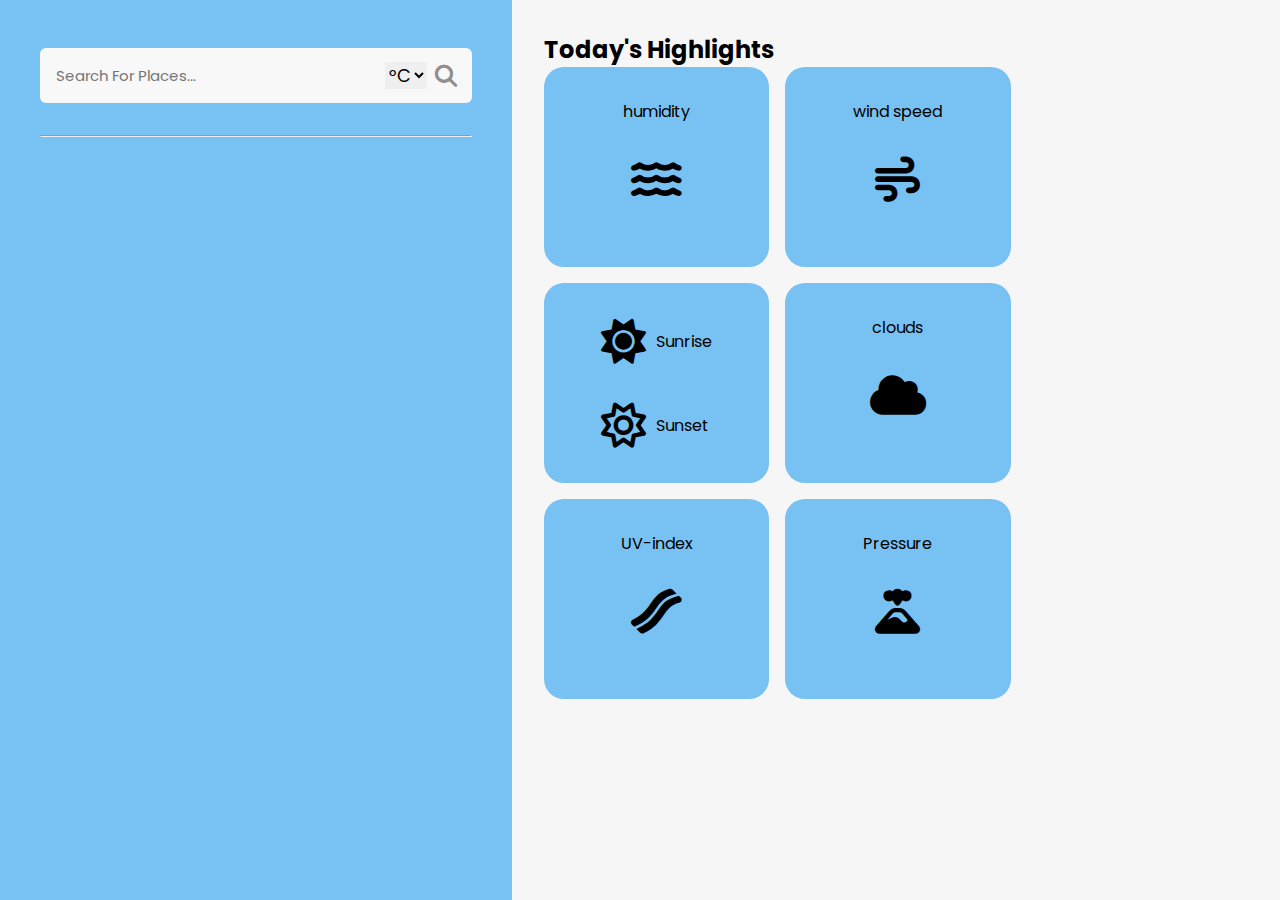
<file: weather.html>
<!DOCTYPE html>
<html lang="en">
<head>
  <meta charset="UTF-8" />
  <meta name="viewport" content="width=device-width, initial-scale=1.0" />
  <title>Weather App By SharathchandarK</title>

  <link rel="stylesheet" href="weather.css" />
  <link 
    rel="stylesheet" 
    href="https://cdnjs.cloudflare.com/ajax/libs/font-awesome/6.5.1/css/all.min.css"
  />
  <script src="weather.js" defer></script>
</head>
<body>
  <div class="container">
    <div class="weather_input">
      <div class="input_group">
        <i class="fa fa-search"></i>
        <input 
          type="text" 
          id="userlocation"
          placeholder="Search for places..."
        />
        <select class="converter" id="converter">
          <option>°C</option>
          <option>°F</option>
        </select>
        <i class="fa fa-search" onclick="finduserlocation()"></i>
      </div>
      <div class="weathericon"></div>
      <h2 class="temperature"></h2>
      <div class="feelslike"></div>
      <div class="description"></div>
      <hr/>
      
    </div>
    <div class="weather-output">
        <h2 class="heading"> Today's Highlights</h2>
         <div class="Highlights">

            <div class="humidity">
                humidity
                <i class="fa-solid fa-water"></i>
                <h1 id="Hvalue"></h1>
            </div>


            <div class="wind-speed">
                wind speed
                <i class="fa-solid fa-wind"></i>
                <h1 id="Wvalue"></h1>
            </div>

            <div class="sun">
               <span>
                <i class="fa-solid fa-sun"></i>
                <p><span id="SRValue"></span>Sunrise</p>
               </span>

                <span>
                <i class="fa-regular fa-sun"></i>
                <p><span id="SSValue"></span>Sunset</p>
               </span>
            </div>

            <div class="clouds">
                clouds
                <i class="fa-solid fa-cloud"></i>
                <h1 id="Cvalue"></h1>
            </div>

            <div class="uv-index">
                UV-index
                <i class="fa-solid fa-bacon"></i>
                <h1 id="UVvalue"></h1>
            </div>

            <div class="pressure">
                Pressure
               <i class="fa-solid fa-volcano"></i>
               
                <h1 id="Pvalue"></h1>
            </div>

         </div>
         <br/> 
        
        <div class="forecast"></div>
        <h2 id="city"></h2>
        <div class="forecast"></div>

    </div>
  </div>
</body>
</html>
</file>
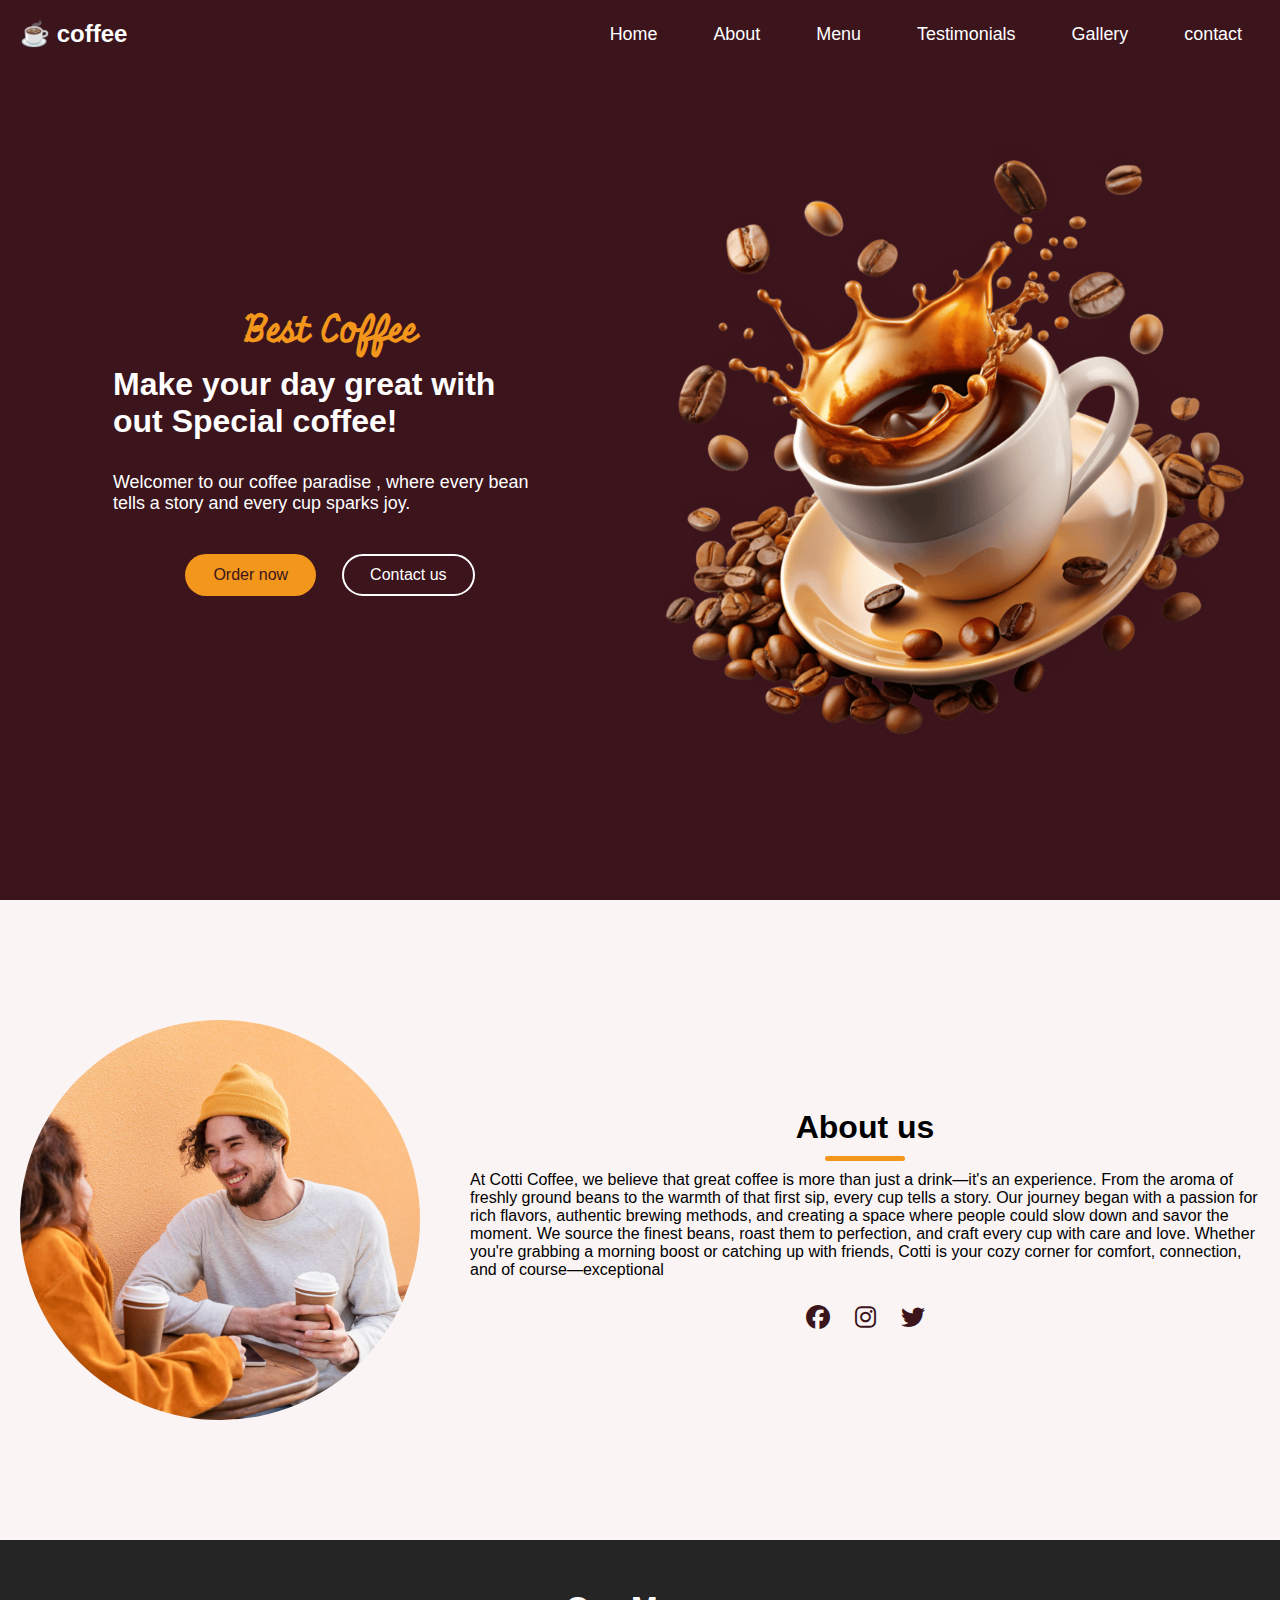
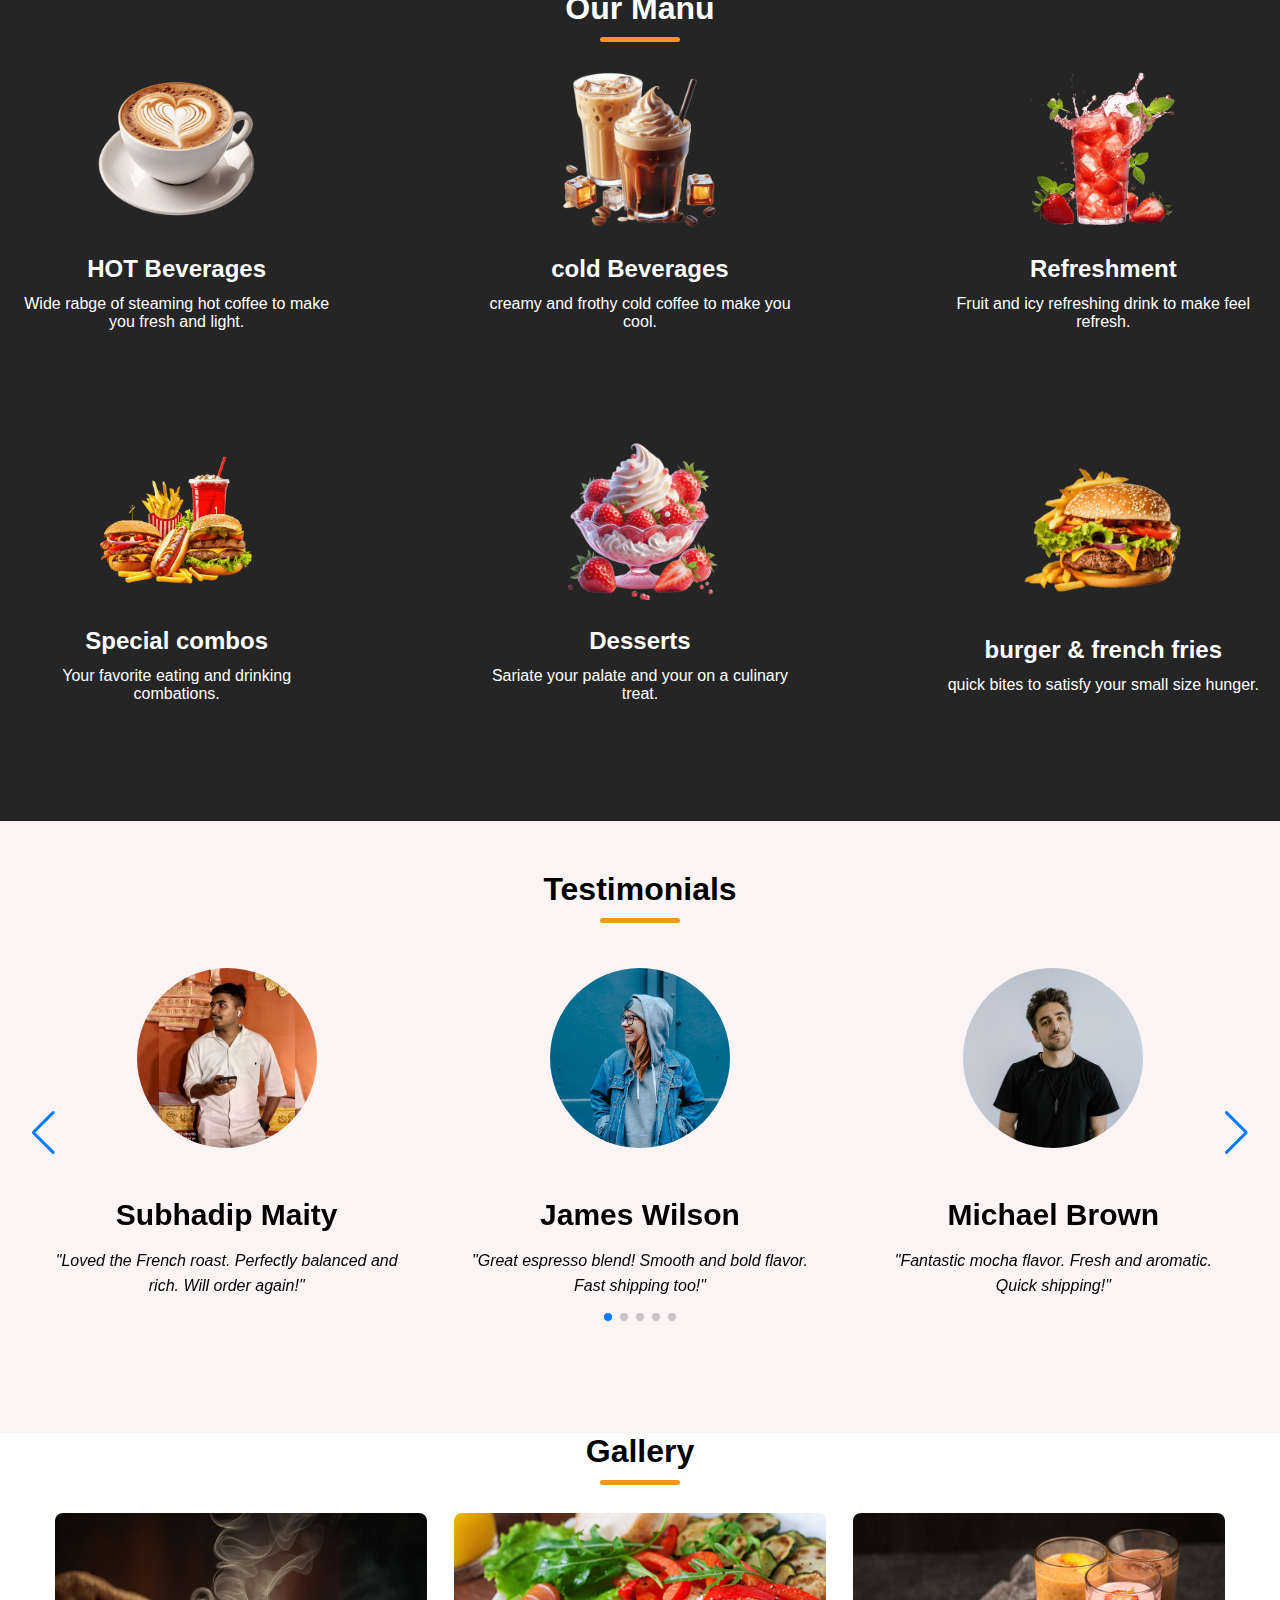
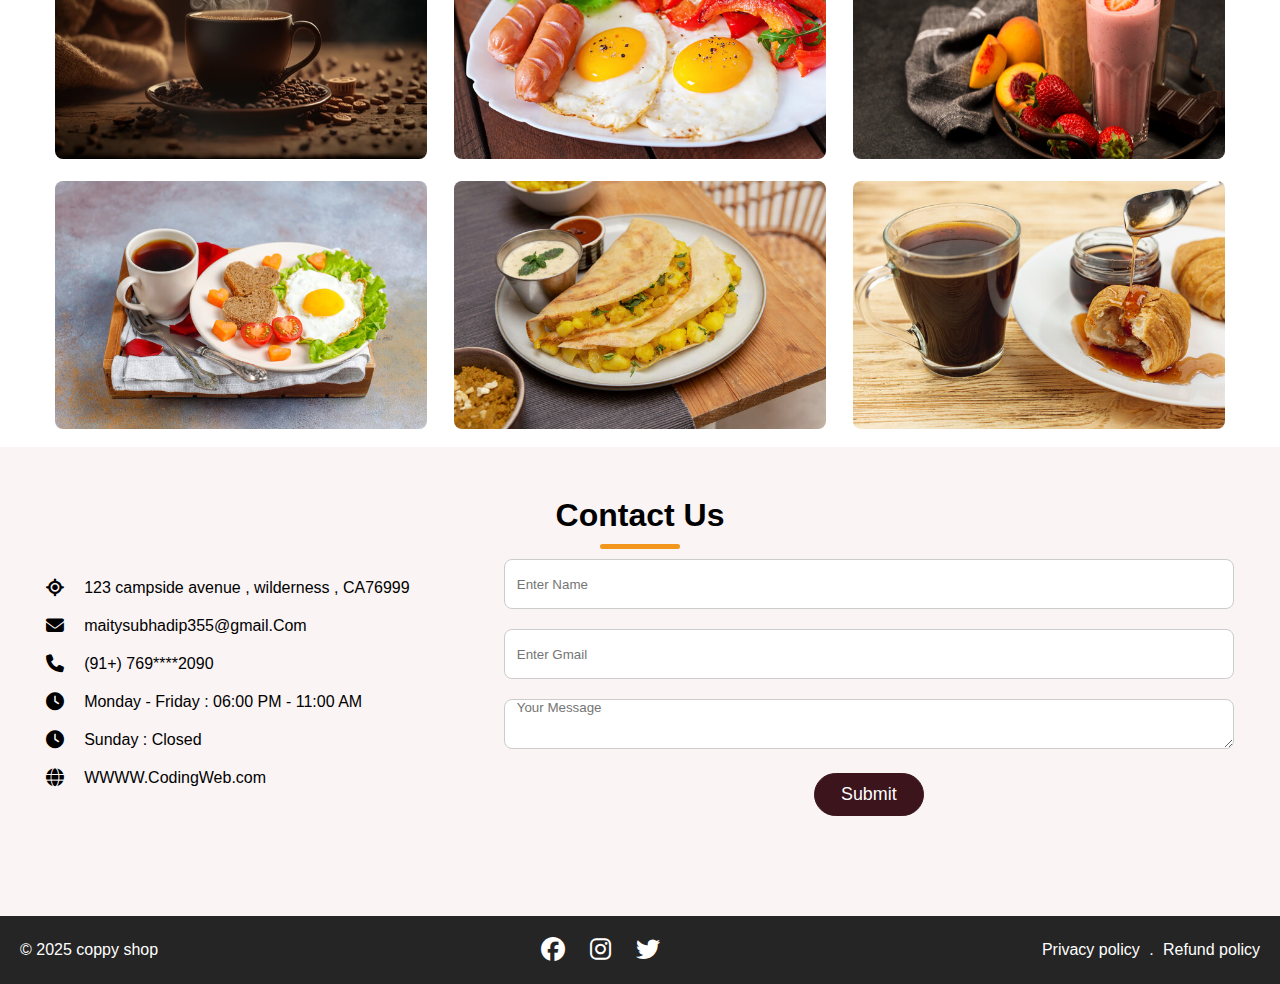
<file: coffe/coffe.html>
<!DOCTYPE html>
<html lang="en">
<head>
    <meta charset="UTF-8">
    <meta name="viewport" content="width=device-width, initial-scale=1.0">
    <title> ☕ Coffe Webside</title>
    <link rel="stylesheet" href="https://cdnjs.cloudflare.com/ajax/libs/font-awesome/6.7.2/css/all.min.css">
    <link rel="stylesheet" href="https://cdn.jsdelivr.net/npm/swiper@11/swiper-bundle.min.css">
    <link rel="stylesheet" href="coffe.css">
</head>
    <body>
    <header>
        <nav class="navbar section-content">
            <a href=" #" class="nav-logo">
                <h2 class="logo-text">☕ coffee </h2>
                <ul class="nav-manu">
                    <button id="menu-close-button" class="fas fa-times"></button>
                    <li class="nav-item">
                        <a href="#Home" class="nav">Home</a>
                    </li>
                    <li class="nav-item">
                        <a href="#About" class="nav">About</a>
                    </li>
                    <li class="nav-item">
                        <a href="#Menu" class="nav">Menu</a>
                    </li>
                    <li class="nav-item">
                        <a href="#Testimonials" class="nav">Testimonials</a>
                    </li>
                    <li class="nav-item">
                        <a href="#Gallery" class="nav">Gallery</a>
                    </li>
                    <li class="nav-item">
                        <a href="#contact" class="nav">contact</a>
                    </li>
                </ul>
                  
            
            <button id="menu-open-button" class="fas fa-bars"></button>
        </nav>
    </header>
    <!-- HERO SECTION-->
     <section class="hero-section" id="Home">
        <div class="section-content">
            <div class="hero-details">
                <h2 class="title">Best Coffee </h2>
                <h3 class="subtitle">Make  your day great with out Special coffee! </h3>
                <p class="description" >Welcomer to our coffee paradise , where every bean tells a story and every cup sparks joy. </p>
               <div class="buttons">
                   <a href="#" class="button order-now">Order now</a>
                   <a href="#" class="button content-us">Contact us </a>
                </div> 
            </div> 

             
            <div class="hero-image-wallpaper"></div>
            <img src="coffee-hero-section.png" alt="HERO" class="hero-image">
     
         </div>
        </section>
        <!-- auto-section  -->
        <section class="About-section" id="About">
             <div class="section-content">
                <div class="auto-image-wrapper">
                    <img src="about-image.jpg" alt="auto"class="auto-imge">
                </div>
                <div class="abuto-details">
                    <h2 class="section-title">About us</h2>
                    <p class="text">
                    At Cotti Coffee, we believe that great coffee is more than just a drink—it's an experience. From the aroma of freshly ground beans to the warmth of that first sip, every cup tells a story.

                    Our journey began with a passion for rich flavors, authentic brewing methods, and creating a space where people could slow down and savor the moment. We source the finest beans, roast them to perfection, and craft every cup with care and love.

                    Whether you're grabbing a morning boost or catching up with friends, Cotti is your cozy corner for comfort, connection, and of course—exceptional 
                    </p>
                    <div class="section-link-list">
                        <a href="#"  class="social-link"><i class="fa-brands fa-facebook"></i></a>
                        <a href="#"  class="social-link"><i class="fa-brands fa-instagram"></i></a>
                        <a href="#"  class="social-link"><i class="fa-brands fa-twitter"></i></a>
                    </div>
                </div>
             </div>
        </section>
        <!-- manu section -->
         <section class="menu-section" id="Menu">
            <h2 class="section-title">Our Manu</h2>
            <dev class="section-content">
                <ul class="menu-list">
                    <li class="menu-item">
                        <img src="hot-beverages.png" alt="Hot beverages" class="menu-details">
                        <h3 class="name">HOT Beverages</h3>
                        <p class="text">Wide rabge of steaming hot coffee to make you fresh and light.</p>
                    </li>
                    <li class="menu-item">
                        <img src="cold-beverages.png" alt="Cold beverages" class="menu-details">
                        <h3 class="name">cold Beverages</h3>
                        <p class="text">creamy and frothy cold coffee to make you cool.</p>
                    </li>
                    <li class="menu-item">
                        <img src="refreshment.png" alt="Refreshment" class="menu-details">
                        <h3 class="name">Refreshment</h3>
                        <p class="text">Fruit and icy refreshing drink to make feel refresh. </p>
                    </li>
                    <li class="menu-item">
                        <img src="special-combo.png" alt="Special combos" class="menu-details">
                        <h3 class="name">Special combos</h3>
                        <p class="text"> Your favorite eating and drinking combations.</p>
                    </li>
                    <li class="menu-item">
                        <img src="desserts.png" alt="Desserts" class="menu-details">
                        <h3 class="name">Desserts</h3>
                        <p class="text">Sariate your palate and your on a culinary treat.</p>
                    </li>
                    <li class="menu-item">
                        <img src="burger-frenchfries.png" alt="burger & french fries" class="menu-details">
                        <h3 class="name">burger & french fries</h3>
                        <p class="text">quick bites to satisfy your small size hunger.</p>
                    </li>
                </ul>
            </dev>
 
         </section>

         <section class="testimonials-section" id="Testimonials">
            <h2 class="section-title">Testimonials</h2>
            <div class="section-content">
              <div class="slider-container swiper">
                <div class="swiper-wrapper">
                
                  <div class="testimonial swiper-slide">
                    <img src="WhatsApp Image 2025-04-19 at 01.48.09_61902b10.jpg" alt="user" class="user-image">
                    <h3 class="name">Subhadip Maity</h3>
                    <i class="feedback">"Loved the French roast. Perfectly balanced and rich. Will order again!"</i>
                  </div>
                  <div class="testimonial swiper-slide">
                    <img src="user-1.jpg" alt="user" class="user-image">
                    <h3 class="name">James Wilson</h3>
                    <i class="feedback">"Great espresso blend! Smooth and bold flavor. Fast shipping too!"</i>
                  </div>
                  <div class="testimonial swiper-slide">
                    <img src="user-3.jpg" alt="user" class="user-image">
                    <h3 class="name">Michael Brown</h3>
                    <i class="feedback">"Fantastic mocha flavor. Fresh and aromatic. Quick shipping!"</i>
                  </div>
                  <div class="testimonial swiper-slide">
                    <img src="user-4.jpg" alt="user" class="user-image">
                    <h3 class="name">Emily Harris</h3>
                    <i class="feedback">"Excellent quality! Fresh beans and quick delivery. Highly recommend."</i>
                  </div>
                  <div class="testimonial swiper-slide">
                    <img src="user-5.jpg" alt="user" class="user-image">
                    <h3 class="name">Anthony Thompson</h3>
                    <i class="feedback">"Best decaf I have tried! Smooth and flavorful. Arrived promptly."</i>
                  </div>
                </div>
          
              
                <div class="swiper-pagination"></div>
                <div class="swiper-button-prev"></div>
                <div class="swiper-button-next"></div>
              </div>
            </div>
          </section>
          <section class="gallery-section" id="Gallery">
            <h2 class="section-title">Gallery</h2>
            <dev class="section-content">
                <ul class="gallery-list">
                    <li class="gellery-item">
                        <img src="gallery-1.jpg" alt="gellery" class="gallery-image">
                    </li>
                    <li class="gellery-item">
                        <img src="gallery-2.jpg" alt="gellery" class="gallery-image">
                    </li>
                    <li class="gellery-item">
                        <img src="gallery-3.jpg" alt="gellery" class="gallery-image">
                    </li>
                    <li class="gellery-item">
                        <img src="gallery-4.jpg" alt="gellery" class="gallery-image">
                    </li>
                    <li class="gellery-item">
                        <img src="gallery-5.jpg" alt="gellery" class="gallery-image">
                    </li>
                    <li class="gellery-item">
                        <img src="gallery-6.jpg" alt="gellery" class="gallery-image">
                    </li>
                </ul>
            </dev>
          </section>
          <!-- contact section -->
          <section class="contact-section" id="contact">
            <h2 class="section-title">Contact Us</h2>
            <div class="section-contact">
                <ul class="contact-into-list">
                    <li class="contact-into">
                        <i class="fa-solid fa-location-crosshairs"></i>
                        <p>123 campside avenue , wilderness , CA76999 </p>
                    </li>
                    <li class="contact-into">
                        <i class="fa-solid fa-envelope"></i>
                        <p>maitysubhadip355@gmail.Com </p>
                    </li>
                    <li class="contact-into">
                        <i class="fa-solid fa-phone"></i>
                        <p>(91+) 769****2090</p>
                    </li>
                    <li class="contact-into">
                        <i class="fa-solid fa-clock"></i>
                        <p>Monday - Friday : 06:00 PM - 11:00 AM </p>
                    </li>
                    <li class="contact-into">
                        <i class="fa-solid fa-clock"></i>
                        <p>Sunday : Closed </p>
                    </li>
                    <li class="contact-into">
                        <i class="fa-solid fa-globe"></i>
                        <p>WWWW.CodingWeb.com   </p>
                    </li>
                </ul>
                <form action="#" class="contact-from">
                    <input type="text" placeholder="Enter Name" class="from-input" required>
                    <input type="email"placeholder="Enter Gmail" class="from-input" required>
                    <textarea placeholder="Your Message" class="from-input" required></textarea>
                    <button class="submit-button">Submit</button>
                </Form>
            </div>
          </section>
          <!-- footer -->
          <footer class="footer-section">
           <div class="section-content">
            <p class="copyright-text">© 2025 coppy shop</p>
            
           <div class="social-link-list">
            
            <a href="#"  class="social-link"><i class="fa-brands fa-facebook"></i></a>
            <a href="#"  class="social-link"><i class="fa-brands fa-instagram"></i></a>
            <a href="#"  class="social-link"><i class="fa-brands fa-twitter"></i></a>
           </div>
           <p class="policy-text">
            <a href="#" class="policy-link">Privacy policy </a>
            <span class="separator">.</span>
            <a href="#" class="policy-link">Refund policy </a>
           </p>
        </div>
          </footer>
         
          <script src="https://cdn.jsdelivr.net/npm/swiper@11/swiper-bundle.min.js"></script>
          <script src="coffe.js"></script>
          
 
</body>
</file>
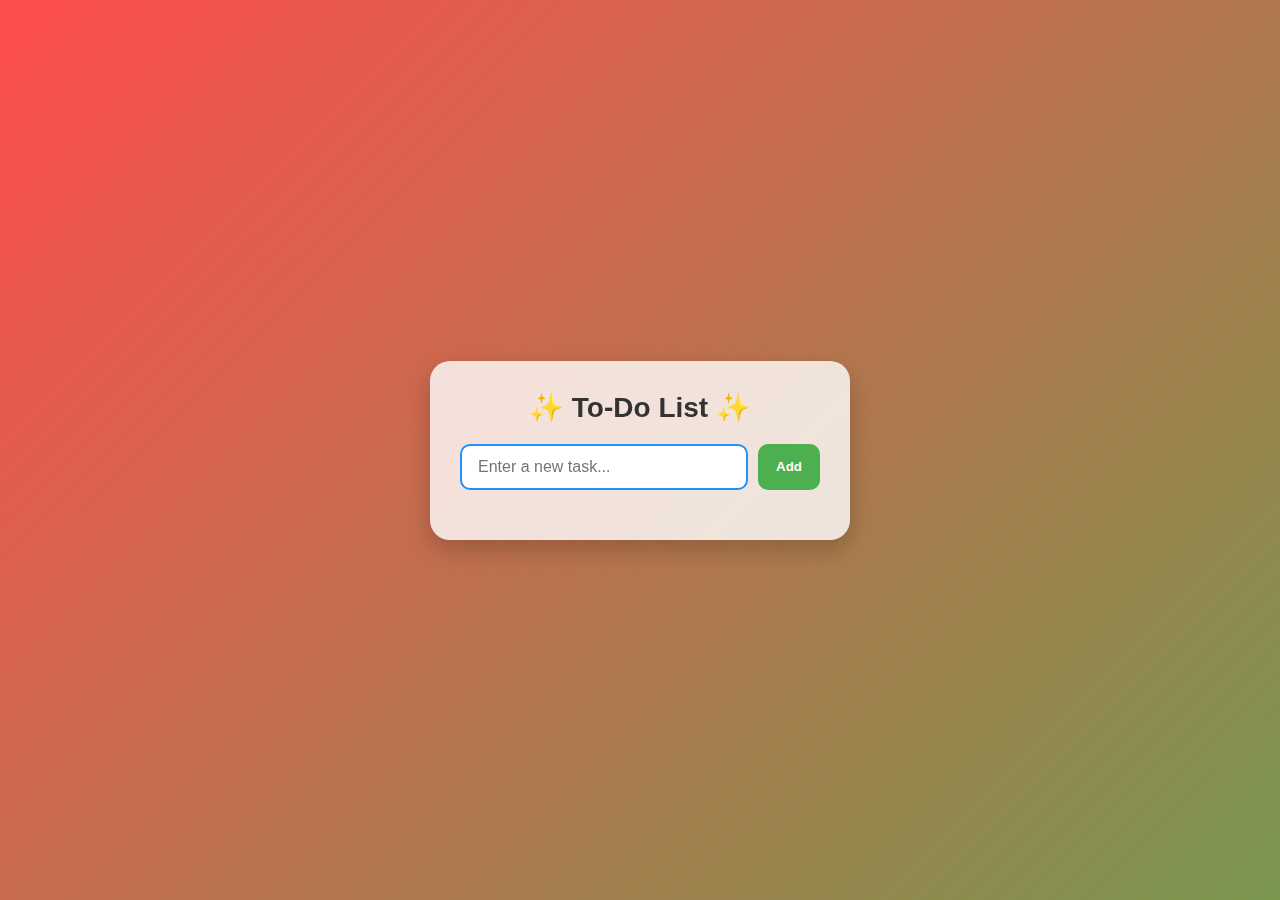
<file: to-do-list/to-do.html>
<!DOCTYPE html>
<html lang="en">
<head>
<meta charset="UTF-8" />
<meta name="viewport" content="width=device-width, initial-scale=1.0" />
<title>Animated Background To-Do App</title>
<link rel="stylesheet" href="to-do.css">
</head>
<body>

<div class="container">
    <h2>✨ To-Do List ✨</h2>

    <div class="input-area">
        <input type="text" id="taskInput" placeholder="Enter a new task..." />
        <button id="addTaskBtn">Add</button>
    </div>

    <ul id="taskList"></ul>
</div>

<script src="to-do.js"></script>
</body>
</html>
</file>
<file: weather.css>
/* Import Google Fonts */
@import url("https://fonts.googleapis.com/css?family=Poppins:wght@400;500;600&display=swap");

/* Apply to everything */
* {
  margin: 0;
  padding: 0;
  box-sizing: border-box;
  font-family: "Poppins", sans-serif;
}

body{
  height: 100vh;
}
.container{
  display: flex;
  align-items: center;
}
.weather_input{
  width: 40%;
  position: fixed;
  inset: 0;
  background-color: #78c1f3;
  padding: 1rem 2.5rem;

}
.input_group{
  position: relative;
  display: flex;
  align-items: center;
  margin: 2rem 0;
}
.input_group input{
  background-color: #f8f8f8;
  text-transform:capitalize ;
  padding: 1rem;
  font-size: 15px;
  border-radius: 6px;
  width: 100%;
  outline: none;
  border: none;
}
.input_group .converter{
  position: absolute;
  right: 45px;
  border: none;
  outline: none;
  font-size: 18px;
  cursor: pointer;
}
.input_group .fa-search{
  position: absolute;
  right: 15px;
  color: #909090;
  cursor: pointer;
  font-size: 22px;
}
.weather-output{
  width: 60%;
  position: fixed;
  inset: 0;
  margin-left: 40%;
  padding: 2rem;
  background: #f6f6f6;
  overflow: auto;

}
.Highlights{
  display: grid;
  grid-template-columns: repeat(3,350px);
  grid-auto-flow: row;
  row-gap: 1rem;
  column-gap: 10px;
}
.Highlights div{
  height: 200px;
  display: grid;
  align-items: center;
  justify-content: center;
  text-align: center;
  background-color:#78c1f3;
  border-radius: 20px;
  padding: 1rem;

}
.Highlights i{
  font-size: 45px;
}
.sun span{
  align-items: center;
  display: flex;
  gap: 10px;
}
.forecast {
  display: flex;
  gap: 1rem;
  overflow-x: auto;
}

.forecast .day {
  border: 1px solid #ddd;
  padding: 1rem;
  text-align: center;
  border-radius: 8px;
}
.forecast {
  display: flex;
  gap: 1rem;
  overflow-x: auto;
  padding: 1rem 0;
}

.forecast .day {
  min-width: 120px;
  background-color: #78c1f3;
  border-radius: 12px;
  text-align: center;
  padding: 1rem;
  flex: 0 0 auto;
  box-shadow: 0 4px 8px rgba(0,0,0,0.1);
}

.forecast .day h4 {
  font-size: 1rem;
  margin-bottom: 0.5rem;
  text-transform: uppercase;
}

.forecast .day img {
  width: 60px;
  height: 60px;
}

.forecast .day p {
  margin: 0.2rem 0;
  font-size: 0.9rem;
}

.Highlights {
  display: flex;
  flex-wrap: wrap;
  gap: 1rem;
}

.Highlights div {
  flex: 1 1 300px;
  max-width: 32%;
  background-color: #78c1f3;
  border-radius: 20px;
  text-align: center;
  padding: 1rem;
}

.forecast {
  display: flex;
  gap: 1rem;
  overflow-x: auto;
  padding: 1rem 0;
}

.forecast .day {
  min-width: 120px;
  background-color: #78c1f3;
  border-radius: 12px;
  text-align: center;
  padding: 1rem;
  flex: 0 0 auto;
  box-shadow: 0 4px 8px rgba(0,0,0,0.1);
}

.forecast .day h4 {
  font-size: 1rem;
  margin-bottom: 0.5rem;
  text-transform: uppercase;
}

.forecast .day img {
  width: 60px;
  height: 60px;
}

.forecast .day p {
  margin: 0.2rem 0;
  font-size: 0.9rem;
}
</file>
<file: coffe/coffe.css>
@import url('https://fonts.googleapis.com/css2?family=Miniver&display=swap');
*{
    margin: 0;
    padding: 0;
    box-sizing: border-box;
    font-family: "poppins",sans-serif;
}
:root {
    /* Colors */
    --white-color: #fff;
    --dark-color: #252525;
    --primary-color: #3b141c;
    --secondary-color: #f3961c;
    --light-pink-color: #faf4f5;
    --medium-gray-color: #ccc;
  
    /* Font size */
    --font-size-s: 0.9rem;
    --font-size-n: 1rem;
    --font-size-m: 1.12rem;
    --font-size-l: 1.5rem;
    --font-size-xl: 2rem;
    --font-size-xxl: 2.3rem;
  
    /* Font weight */
    --font-weight-normal: 400;
    --font-weight-medium: 500;
    --font-weight-semibold: 600;
    --font-weight-bold: 700;
  
    /* Border radius */
    --border-radius-s: 8px;
    --border-radius-m: 30px;
    --border-radius-circle: 50%;
  
    /* Site max width */
    --site-max-width: 1300px;
  }
  html{
    scroll-behavior: smooth;
  }
  li {
    list-style: none;
  }
  a{
    text-decoration: none;
  }
  button {
    cursor: pointer;
    border: none;
    background:none ;
  }
  img {
    width: 50%;
    display: flex;
    
  }
  .section-content {
    margin: 0 auto;
    padding: 0 20px;
   max-width: var(--site-max-width);
  }
  .section-title {
    text-align: center;
    width: 100%;
    z-index: 5;
    font-size: var(--font-size-xl);
  }
  .section-title::after {
    content: "";
    width: 80px;
    height: 5px;
    display: block;
    margin: 10px auto 0 ;
    margin-bottom: 10px;
    border-radius: var(--border-radius-s);
    background-color: var(--secondary-color); 
   }
  header {
    position: fixed;
    width: 100%;
    z-index: 5;
    background-color: var(--primary-color);

  }
  header .navbar {
    display: flex;
    padding: 20px;
    align-items: center;
    justify-content: space-between;

  }
  .navbar.nav-logo .logo-text {
     color: var(--white-color);
     font-size: var(--font-size-xl);
     font-weight: var(--font-weight-semibold);
  }
  .navbar .nav-manu{
    display: flex;
    gap: 20px;

  }
  .navbar .nav-manu .nav {
    padding: 10px 18px;
    color: var(--white-color);
    font-size: var(--font-size-m);
    border-radius: var(--border-radius-m);
    transition: 0.3s ease;

  }
  .navbar .nav-manu .nav:hover {
    color: var(--primary-color);
    background-color: var(--secondary-color);
  }
  .navbar:where(#menu-close-button,#menu-open-button) {
    display: none; 
  }
  /* hero-section styling */
  .hero-section{
    min-height: 100vh ;
    background: var(--primary-color);
    display: flex;
    }
  .hero-section .section-content {
    display: flex;
    align-items: center;
    min-height: 100vh;
    color: var(--white-color);
    justify-content: space-between;
  }
 .hero-section .hero-details .title {
    font-size: var(--font-size-xxl);
    color: var(--secondary-color);
    font-family: "Miniver",sans-serif;
   } 
 .hero-image{
    display: flex;
    float: right;
    }
  .hero-section .hero-details .subtitle {
     margin: 8px;
    max-width: 70%;
    font-size: var(--font-size-xl );
  }
   .hero-section .hero-details .description {
    max-width: 70%;
    margin: 24px 0 40px;
    font-size: var(--font-size-m);
    }
    .hero-details{
      display: flex;
      flex-direction: column;
      align-items: center;
    }
   .hero-section .hero-details .buttons {
      display: flex;
      gap: 26px;
     }
    .hero-section .hero-details .button {
      padding: 10px 26px;
      border: 2px solid transparent;
      color: var(--primary-color);
      border-radius: var(--border-radius-m);
      background-color: var(--secondary-color);
      font-weight: var(--font-weight-medium);
      transition: 0.3s ease;
    }
    .hero-section .hero-details .button:hover,
    .hero-section .hero-details .content-us {
      color: var(--white-color);
      border-color: var(--white-color);
      background: transparent;
     }
     .hero-section .hero-details .content-us:hover {
      color: var(--primary-color);
      border-color: var(--secondary-color);
      background: var(--secondary-color); 
    }
    .hero-sectio .hero-image-wallpaper {
      max-width: 500px;
      margin-right: 30px;
    }
    .About-section{
      padding: 120px 0 ;
      background: var(--light-pink-color);
    }
    .About-section .section-content {
      display: flex;
      gap: 50px;
      align-items: center;
     justify-content: space-between;
    }
    .About-section .auto-image-wrapper .auto-imge {
      width: 400px;
      height: 400px;
      object-fit: cover;
      border-radius: var(--border-radius-circle);
    
    }
    .About-section .about-details .section-title {
      padding: 0;
    }
    .About-section .about-details{
      max-width: 50%;
    }
    .About-section .about-details .text {
      line-height: 30px;
      margin: 50px 0 30px;
      text-align: center;
      font-size: var(--font-size-m);
    }
    .About-section .section-link-list  {
      display: flex;
      gap: 25PX;
      justify-content: center;
      padding-top: 25PX;
    }
    .About-section .section-link-list .social-link {
      color: var(--primary-color);
      font-size: var(--font-size-l);
      transition: 0.2 ease;
    }
    .About-section .section-link-list .social-link:hover {
      color: var(--secondary-color);
    }
    /* menu- 3 */
    .menu-section {
      color: var(--white-color);
      background: var(--dark-color);
      padding: 50px 0 100px;
    }

   
    .menu-section .menu-list {
      display: flex;
      flex-wrap: wrap;
      gap: 110px;
      align-items: center;
     justify-content: space-around;
    }
    .menu-section .menu-list .menu-item {
      display: flex;
      align-items: center;
      text-align: center;
      flex-direction: column;
      justify-content: center;
      width: calc(100%/3 - 110px);
    }
    .menu-section .menu-list .menu-item .menu-details {
      max-width: 83%;
      aspect-ratio: 1;
      margin-bottom: 15px;
      object-fit: contain;
    }
    

    .menu-section .menu-list .menu-item .name {
      margin: 12px 0;
      font-size: var(--font-size-l);
      font-weight: var(--font-weight-semibold);
    }
    .menu-section .menu-list .menu-item .text{
      size: var(--border-radius-m);
    }
    /* 4 */
    .testimonials-section{
      padding: 50px 0 100px;
      background: var(--light-pink-color);

    }
    .testimonials-section .testimonial {
      display: flex;
      padding: 35px;
      text-align: center;
      flex-direction: column;
      align-items: center;
    }
    .testimonials-section .testimonial .user-image {
      width: 180px;
      height: 180px;
      object-fit: cover;
      margin-bottom: 50px;
        border-radius: var(--border-radius-circle);
    }
    .testimonials-section .testimonial .name  {
     margin-bottom: 16px;
     font-size: var(--border-radius-m);
    }
    .testimonials-section .testimonial .feedback {
      line-height: 25px;
      
    }
    /* 5 */
    
    .gallery-list{
      padding-left: 50px;
      padding-right: 50px;
    }
    
    
    .gallery-section .gallery-list {
      display: flex;
      flex-wrap: wrap;
      justify-content: space-evenly;
      gap: 22px;
    }
    
    .gallery-section .gallery-list .gellery-item {
      overflow: hidden;
      border-radius: var(--border-radius-s);
      width: calc((100% - 64px) / 3);
      
    }
    
    .gallery-section .gellery-item .gallery-image {
      width: 100%;
      height: 100%;
      cursor: zoom-in;
      transition: 0.3s ease;
    }
    .gallery-section .gellery-item:hover .gallery-image{
      transform: scale(1.3);
    }
   /* 6 */
   .contact-section{
    padding: 50px 0 100px;
    background: var(--light-pink-color);
    }
   .contact-section .section-contact{
    display: flex;
    gap:48px;
    align-items: flex-start;
    justify-content: space-evenly;
    }
   .contact-section .contact-into-list .contact-into {
    display: flex;
    gap: 20px;
    margin: 20px 0;
    align-items: center;
    }
   .contact-section .contact-into-list .contact-into i{
    font-size: var(--font-size-m);
   }
   .contact-section .contact-from .from-input{
    height: 50px;
    width: 100%;
    padding: 0 12px;
    outline: none;
    background: var(--white-color);
    border-radius: var(--border-radius-s);
    border: 1px solid var(--medium-gray-color);
    margin-bottom: 20px;
   }
   .contact-section .contact-from .from-input:focus{
    border-color: var(--secondary-color);
   }

   .contact-section .contact-from textarea .from-input {
    height: 100px;
    padding: 12px;
    resize: vertical;
    
  }

  .contact-section .contact-from {
    text-align: center;
  }
    .contact-section .contact-from .submit-button{
      padding: 10px 26px;
      color: var(--white-color);
      font-size: var(--font-size-m);
      font-weight: var(--font-weight-medium);
      background: var(--primary-color);
      border-radius: var(--border-radius-m);
      border: 1px solid var(--primary-color);
      transition: 0.3s ease;
      display: inline-block;
    }

  .contact-section .contact-from .submit-button:hover{
    color: var(--primary-color);
    background: transparent;
  } 
  /* 7 */
  .footer-section{
    padding: 20px 0;
    background: var(--dark-color);
  }
  .footer-section .section-content{
    display: flex;
    align-items: center;
    justify-content: space-between;
  }
  .footer-section :where(.copyright-text, .social-link, .policy-link) {
    color: var(--white-color);
}

.footer-section .social-link-list{
  display: flex;
  gap: 25px;
}
.footer-section .social-link-list .social-link{
  font-size: var(--font-size-l);
}   

.footer-section .social-link-list .social-link:hover,
.footer-section .policy-text .policy-link:hover{
   color: var(--secondary-color);
   transition: 0.3s ease;
}
  .footer-section .policy-text .separator{
    margin: 0 5px;
    color: var(--white-color);
  }
    /* 1024 */
    @media screen and (max-width: 1024px){
      .menu-section .menu-list{
        gap: 60px;
      }
      .menu-section .menu-list .menu-item{
        width: calc(100%/3 - 60px);
      }
    }
    /* 900 */
    @media screen and (max-width: 900px) {
      :root {
        --font-size-m: 1rem;
        --font-size-l: 1.3rem;
        --font-size-xl: 1.5rem;
        --font-size-xxl: 1.8rem;
      }
      body.show-mobile-menu header::before{
         content: "";
         position: fixed;
         left: 0;
         top: 0;
         height: 100%;
         width: 100%;
         backdrop-filter: blur(5px);
         background:rgba(0, 0, 0, 0.2) ;
      }
      .navbar:where(#menu-close-button,#menu-open-button){
        display: block;
        font-size: var(--font-size-l);
        

      }
      .navbar#menu-close-button{
        position: absolute;
        right: 30px;
        top: 30px;
        
      }
    
      .navbar .nav-manu {
        display: block;
        position: fixed;
        left: -300px;
        top: 0;
        width: 300px;
        height: 100%;
        display: flex;
        flex-direction: column;
        align-items: center;
        padding-top: 10px;
        gap:50px ;
        background: var(--white-color);
        transition: left 0.2 ease;
      }
      body.show-mobile-menu .navbar .nav-manu{
        left: 0;

      }
    
      .navbar .nav-manu .nav {
        color: var(--dark-color);
        margin: 170px;
        font-size: var(--font-size-l);
        text-decoration: none;
      }
      .hero-section .section-content{
        gap: 10px;
        text-align: center;
        padding: 30px 20px 20px;
        flex-direction: column-reverse;
        justify-content:center ;
      }
      .hero-section .hero-details :is(.subtitle,.description), .About-section .about-details,.contact-section .contact-from{
        max-width: 100%;

      }
      .hero-section .hero-details .button{
        justify-content: center;
      }

      
      .hero-section .hero-image-wallpaper{
        max-width: 270px;
        margin-right:0 ;

      }
      .About-section .section-content{
        gap: 70px;
        flex-direction: column-reverse;
      }
      .About-section .auto-image-wrapper .auto-imge{
        width: 100%;
        height: 100%;
        max-width: 250px;
        aspect-ratio: 1;
      }
      .menu-section .menu-list{
        gap: 30px;
      }
      .menu-section .menu-list .menu-item{
        width: calc(100%/ 2 - 30px);
      }
      .menu-section .menu-list .menu-item .menu-details{
        max-width: 200px ;
      }
      .gallery-section .gallery-list {
        gap: 30px;
      }
      .gallery-section .gallery-list .gellery-item{
        width: calc(100% / 2 - 30px);
      }
      .contact-section .section-contact{
       align-items: center;
       flex-direction: column-reverse;
      }
     
    }
     /* 640 */
     @media screen and (max-width: 640px) {
      .menu-section .menu-list{
        gap: 60px;
      }
      
      .menu-section .menu-list .menu-item,
      .gallery-section .gallery-list .gellery-item{
        width: 100%;
      }
      .footer-section .section-content{
        flex-direction: column;
        gap: 20px
        ;
      }
    }

    .logo-text{
      color: white;
    }
    .fas{
      color: #1aafef;
      
    }
  
    #menu-open-button {
      display: none;
    }
    #menu-close-button {
      display: none;
    }
    /* phone 900px 2 */
    @media screen and (max-width: 900px) {
      #menu-open-button {
        display: block;
        font-size: var(--font-size-xl);
        color: var(--white-color);
        cursor: pointer;
      }
    
      #menu-close-button {
        display: block;
        font-size: var(--font-size-xl);
        color: var(--primary-color);
        cursor: pointer;
      }
    }
</file>
<file: to-do-list/to-do.css>
* { margin: 0; padding: 0; box-sizing: border-box; font-family: "Poppins", sans-serif; }

body {
    height: 100vh;
    display: flex;
    justify-content: center;
    align-items: center;

    /* Animated gradient background */
    background: linear-gradient(135deg, #ff4d4d, #4caf50, #1e90ff, #ff9f1c);
    background-size: 400% 400%;
    animation: bgAnimation 10s ease infinite;
}

/* Background Animation */
@keyframes bgAnimation {
    0% { background-position: 0% 50%; }
    50% { background-position: 100% 50%; }
    100% { background-position: 0% 50%; }
}

.container {
    background: #ffffffcc;
    padding: 30px;
    border-radius: 20px;
    width: 420px;
    box-shadow: 0 10px 25px rgba(0,0,0,0.2);
    backdrop-filter: blur(10px);
    animation: fadeIn 0.5s ease;
}

@keyframes fadeIn {
    from { opacity: 0; transform: translateY(15px); }
    to { opacity: 1; transform: translateY(0); }
}

h2 {
    text-align: center;
    margin-bottom: 20px;
    color: #333;
    font-size: 28px;
    font-weight: 600;
}

.input-area { display: flex; gap: 10px; }

#taskInput {
    flex: 1;
    padding: 12px 16px;
    font-size: 16px;
    border: 2px solid #1e90ff;
    border-radius: 10px;
    outline: none;
}

#addTaskBtn {
    padding: 12px 18px;
    background: #4caf50;
    border: none;
    border-radius: 10px;
    color: white;
    cursor: pointer;
    font-weight: 600;
    transition: transform .3s;
}
#addTaskBtn:hover { transform: scale(1.07); }

ul { list-style: none; margin-top: 20px; }

li {
    background: #fff;
    padding: 14px;
    border-radius: 10px;
    margin-bottom: 12px;
    display: flex;
    justify-content: space-between;
    align-items: center;
    animation: slideIn 0.4s ease;
    box-shadow: 0 4px 10px rgba(0,0,0,0.1);
}

@keyframes slideIn {
    from { opacity: 0; transform: translateX(-20px); }
    to { opacity: 1; transform: translateX(0); }
}

li.deleteAnim {
    animation: fadeOut 0.4s forwards;
}

@keyframes fadeOut {
    to { opacity: 0; transform: translateX(40px); }
}

li.completed { text-decoration: line-through; opacity: 0.6; transform: scale(.97); transition: .3s; }

.actions button {
    margin-left: 8px;
    border: none;
    background: none;
    cursor: pointer;
    font-size: 18px;
}

.delete { color: #ff4d4d; }
.check { color: #4caf50; }
</file>
